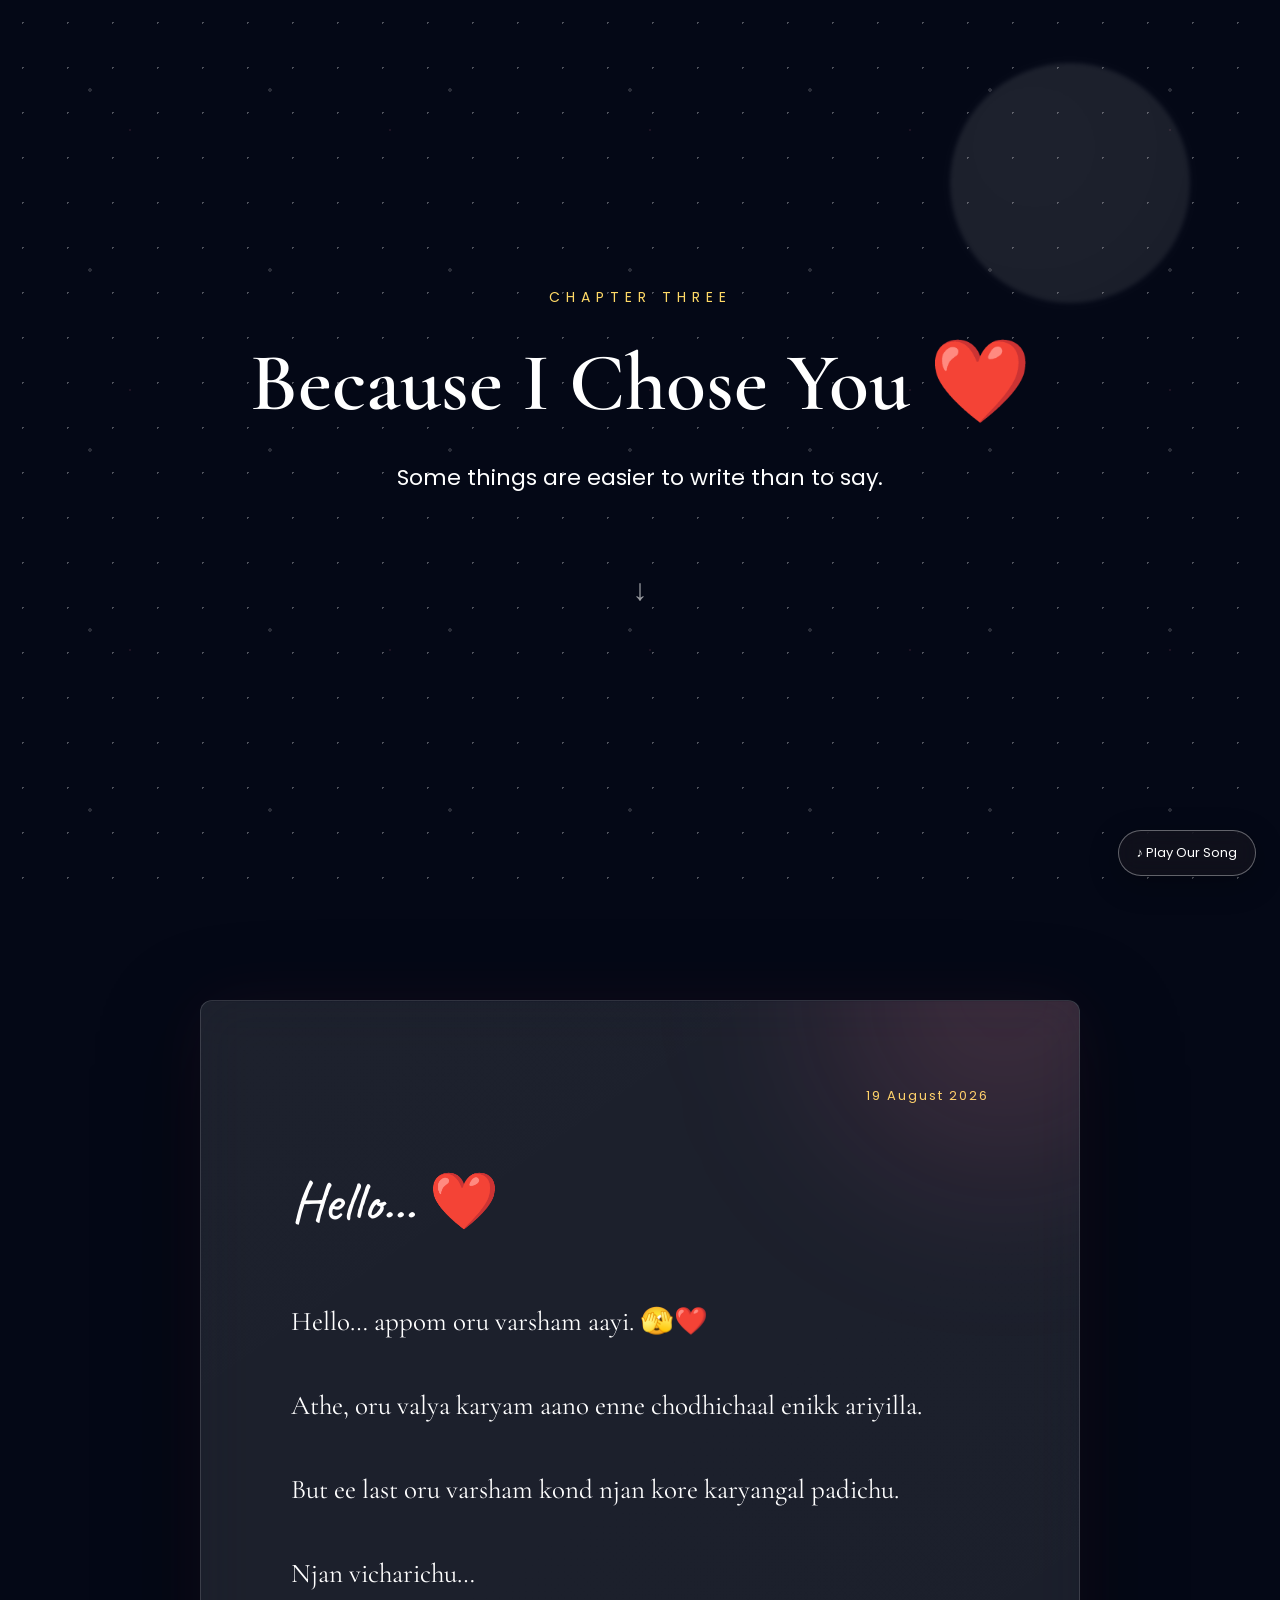
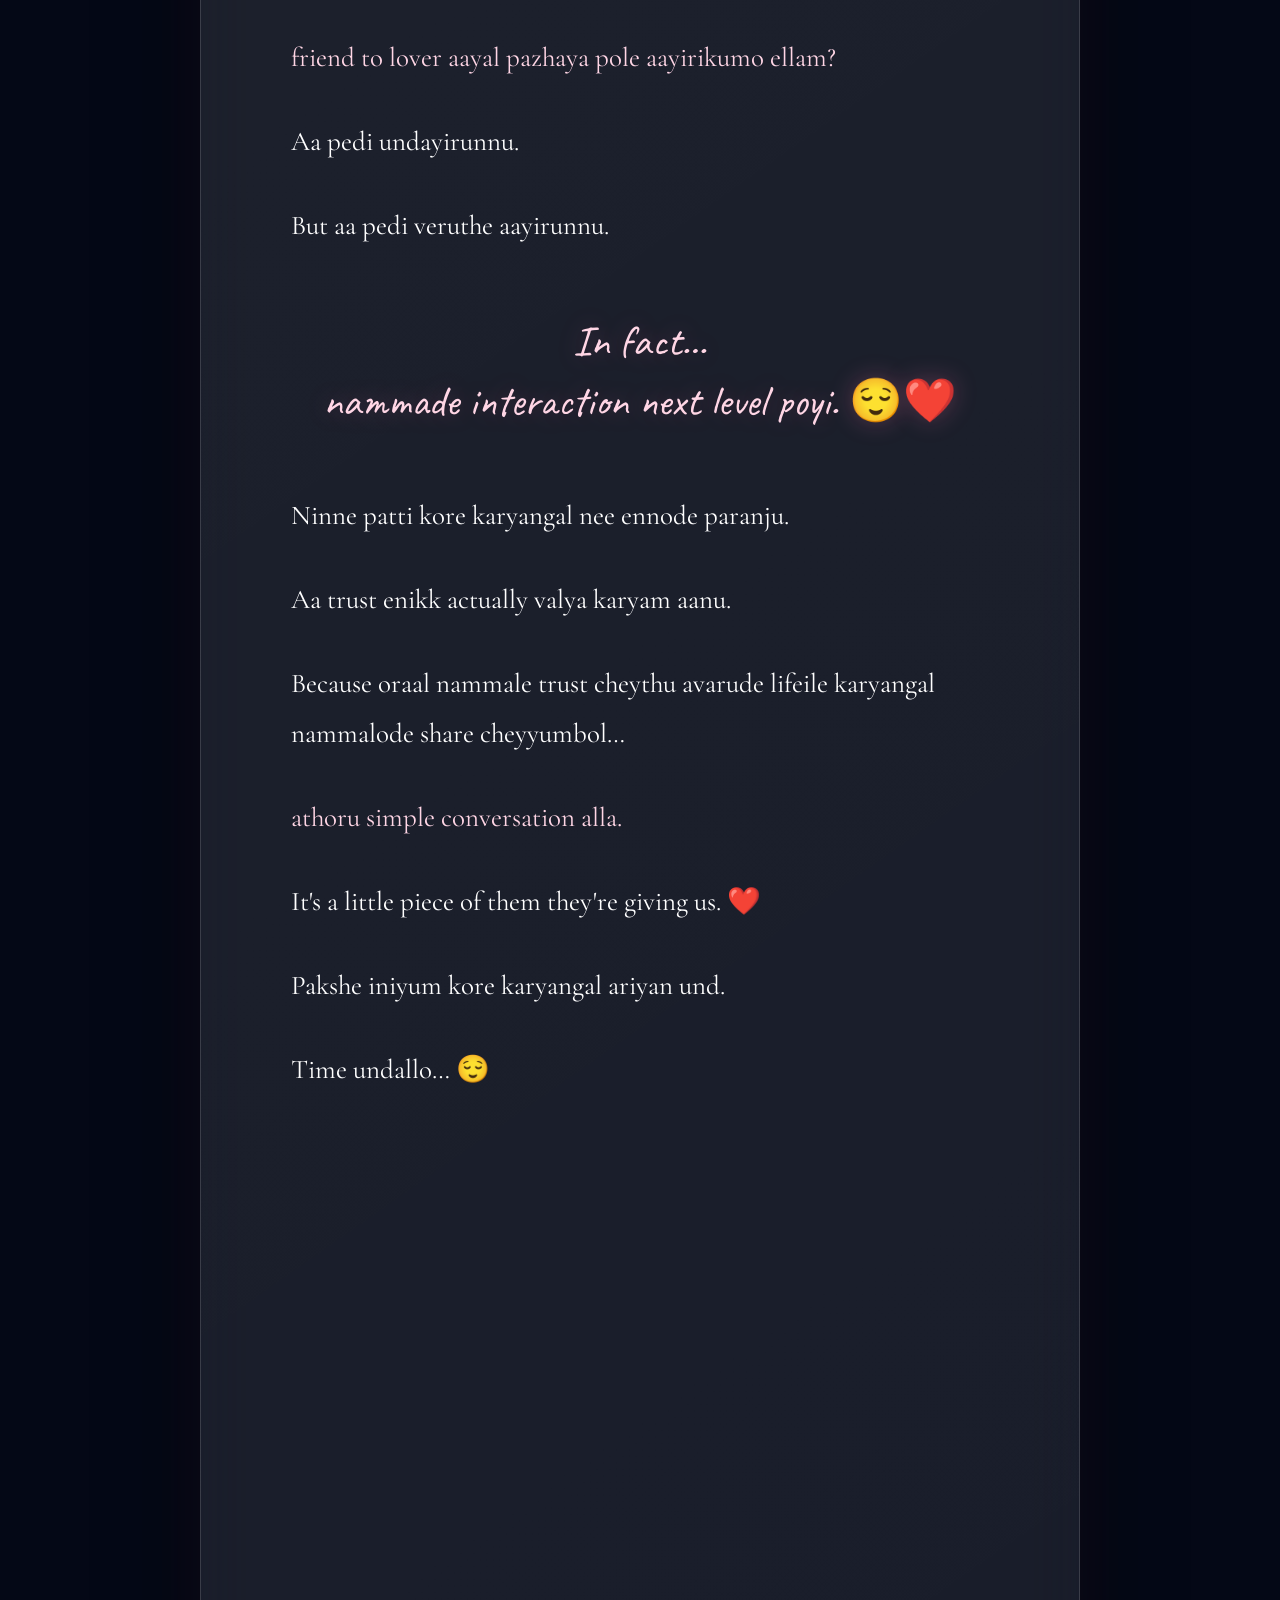
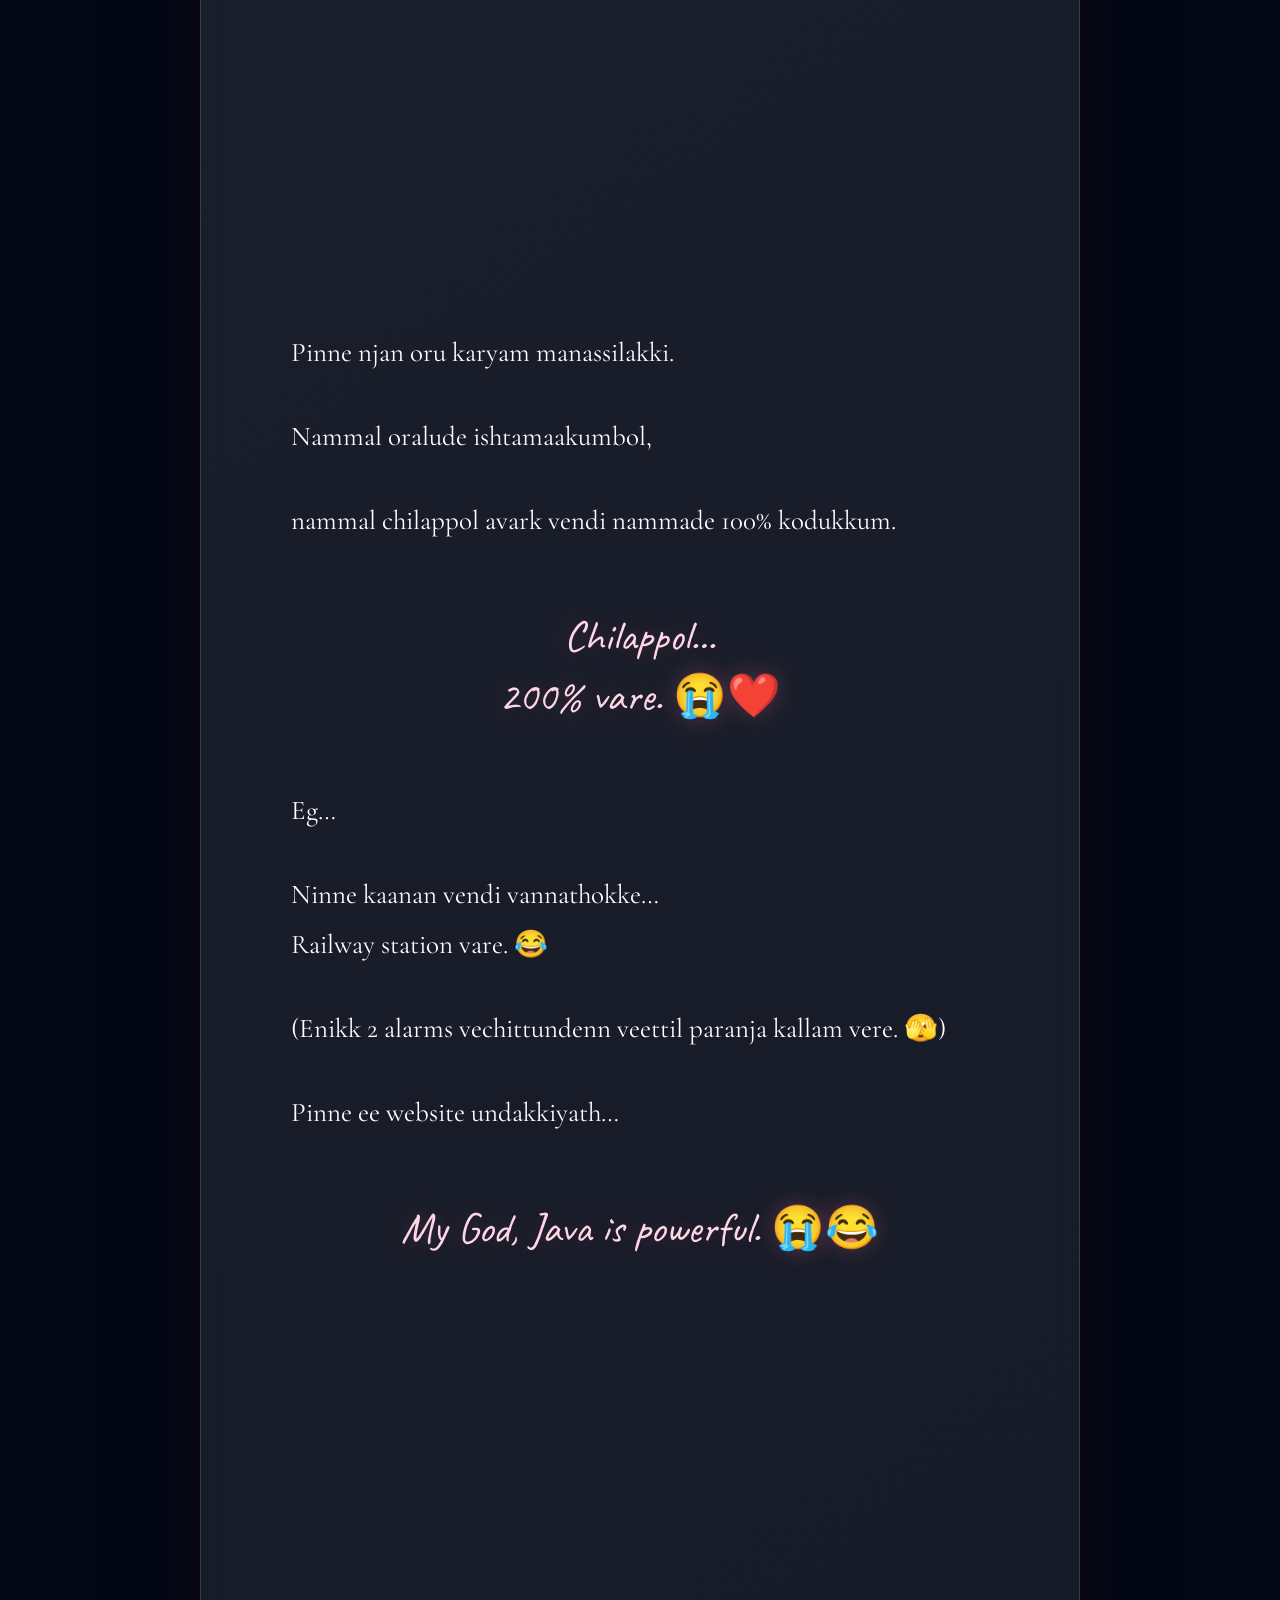
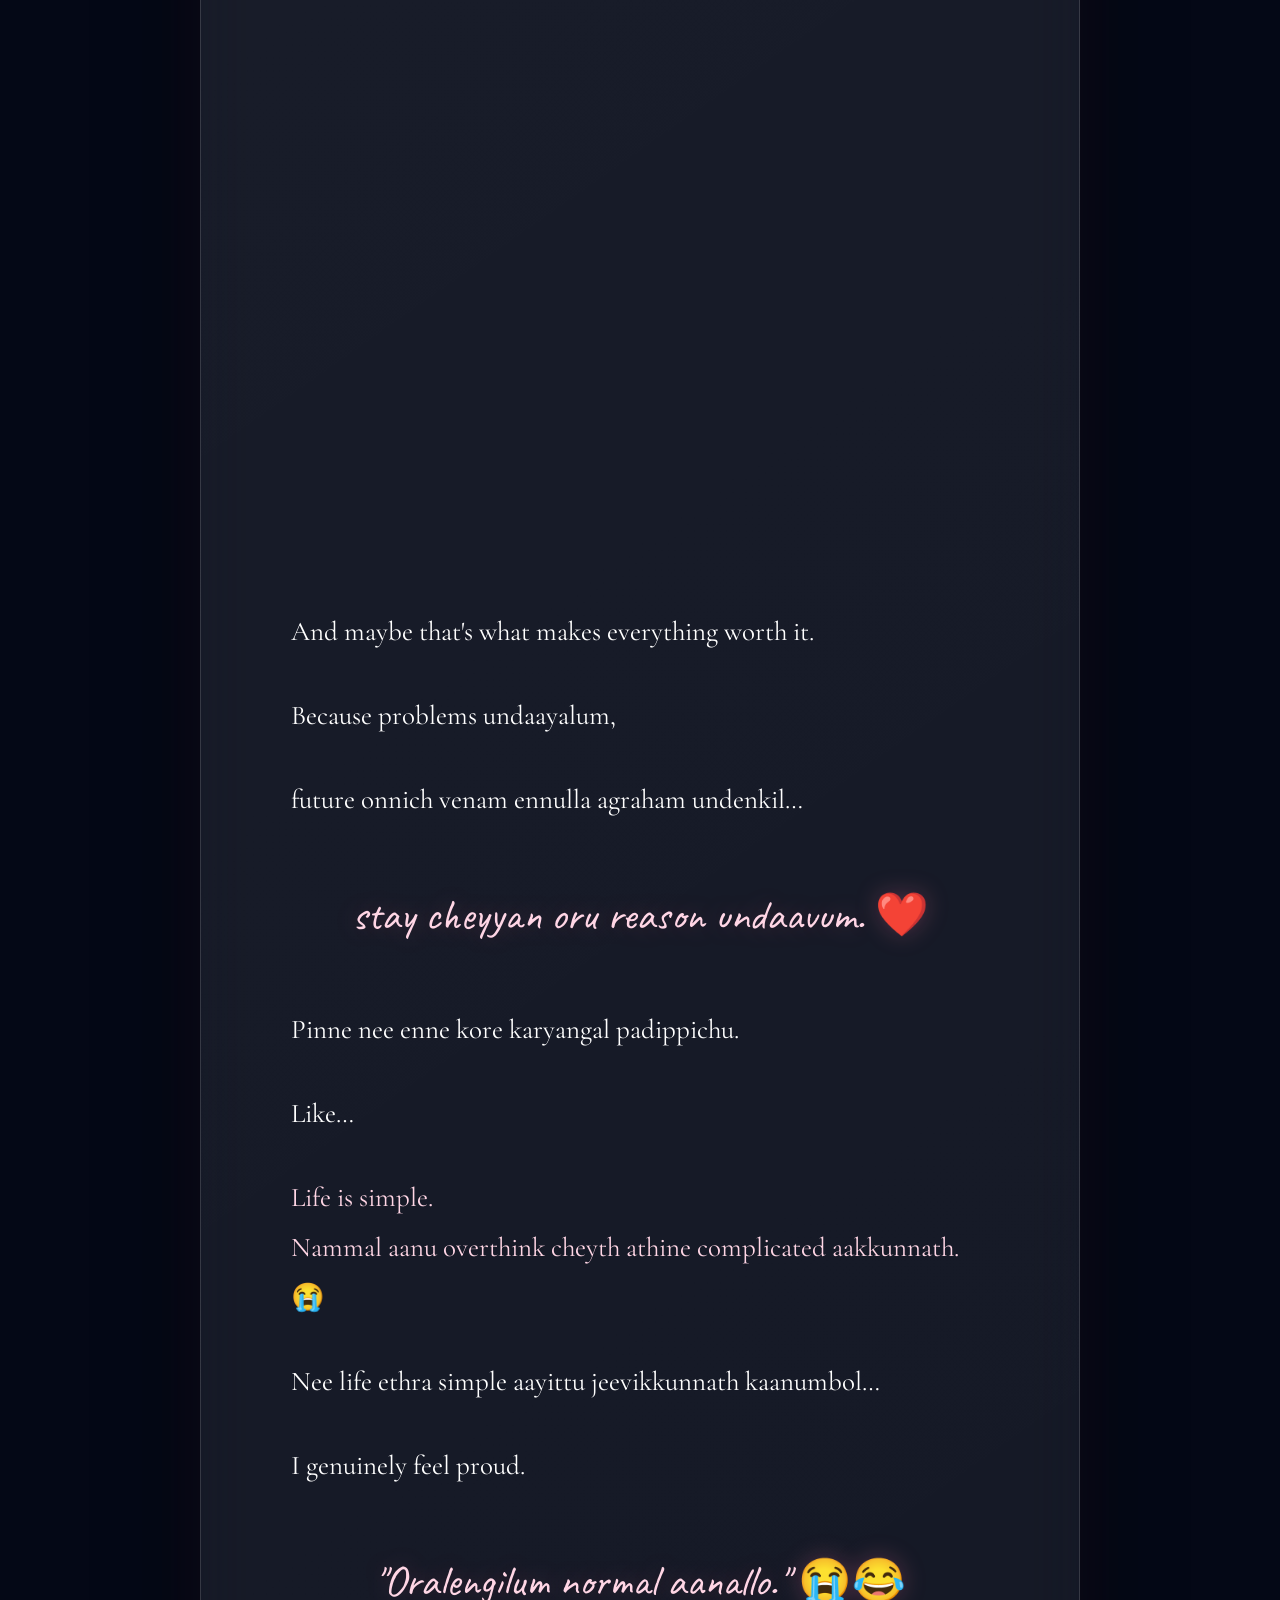
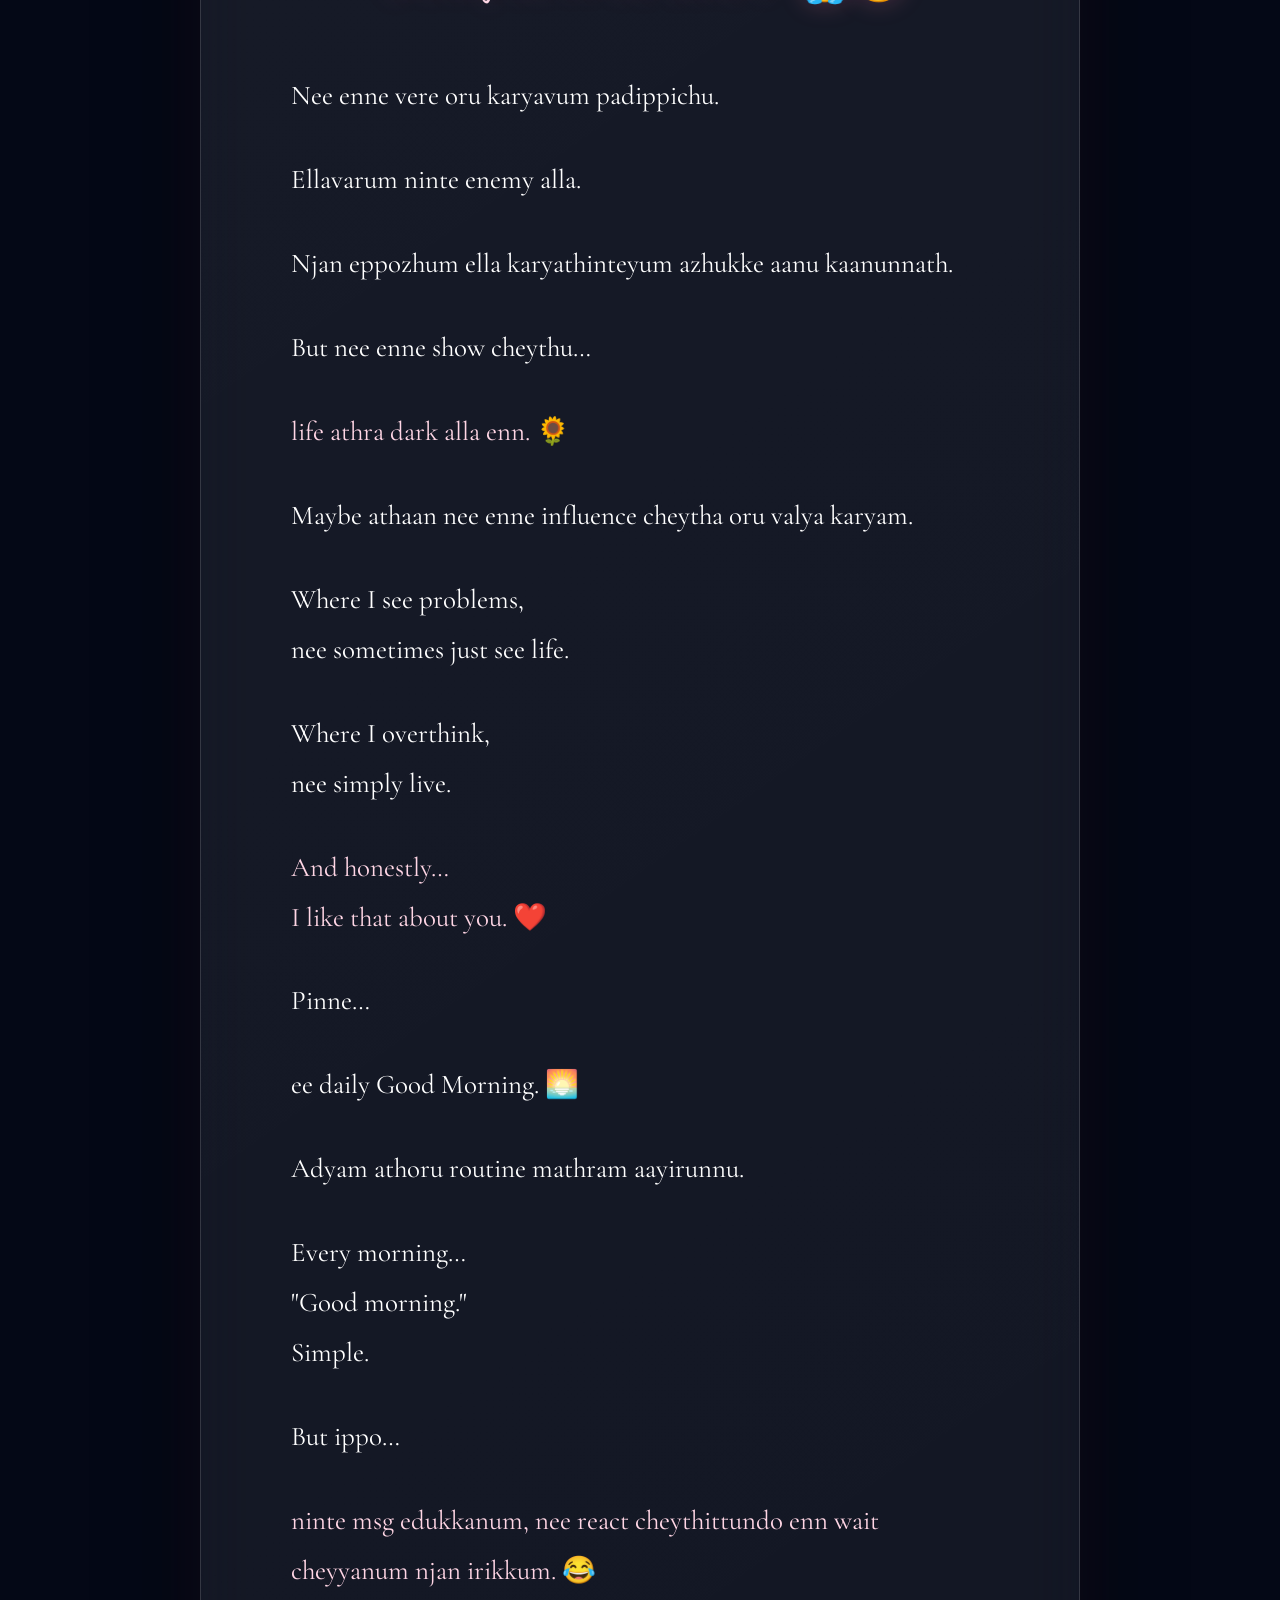
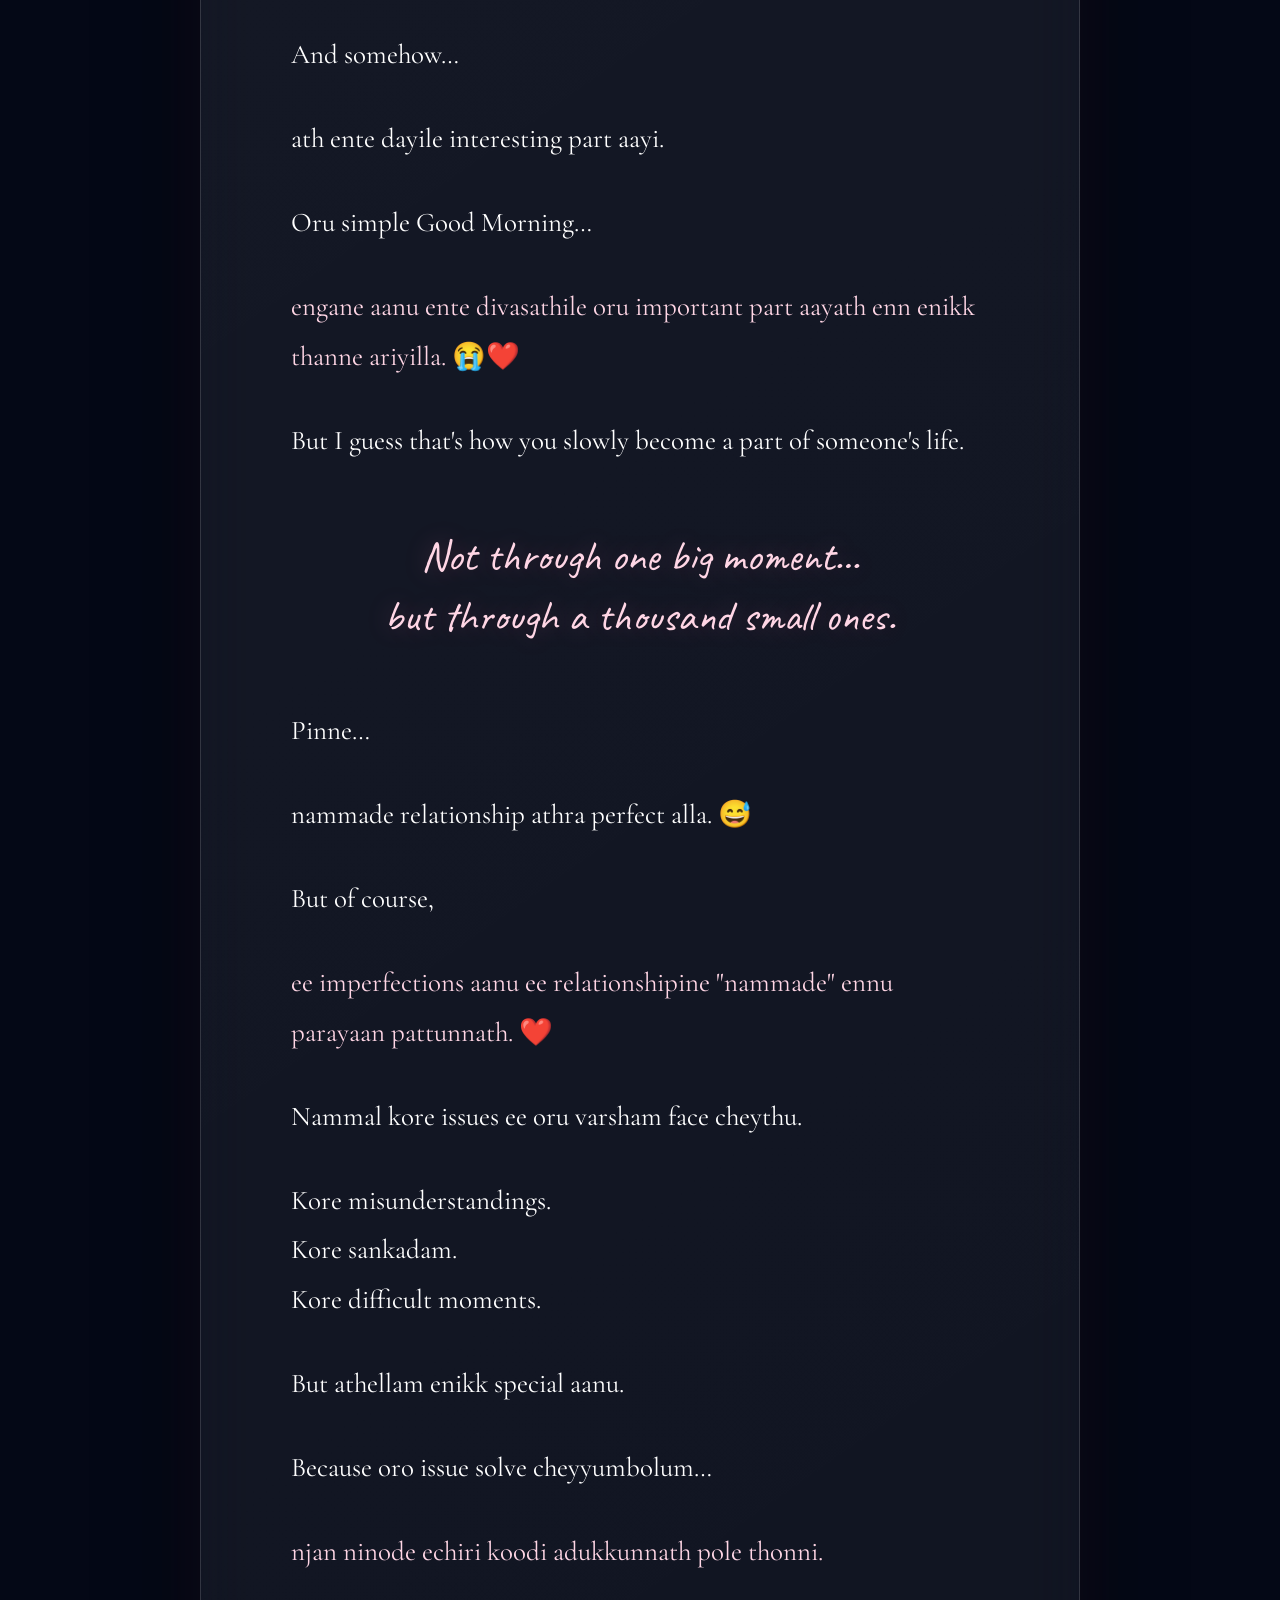
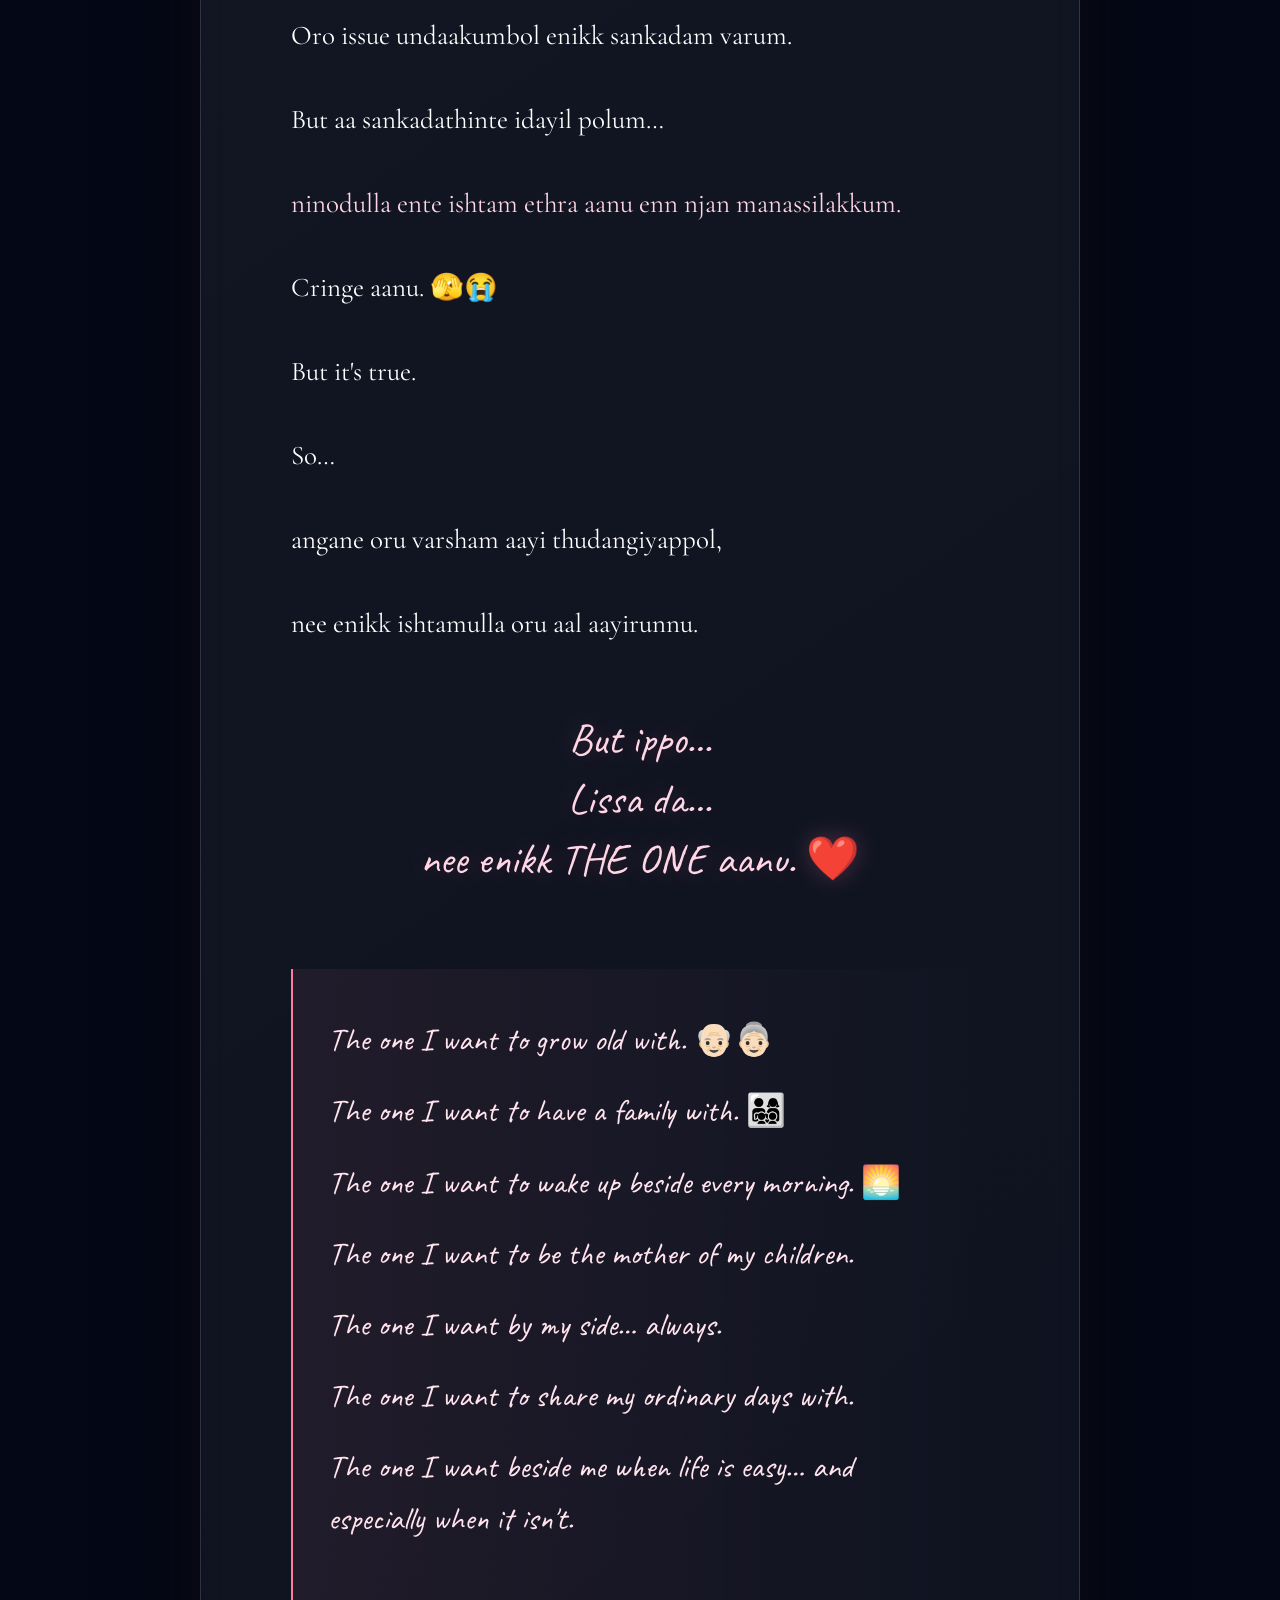
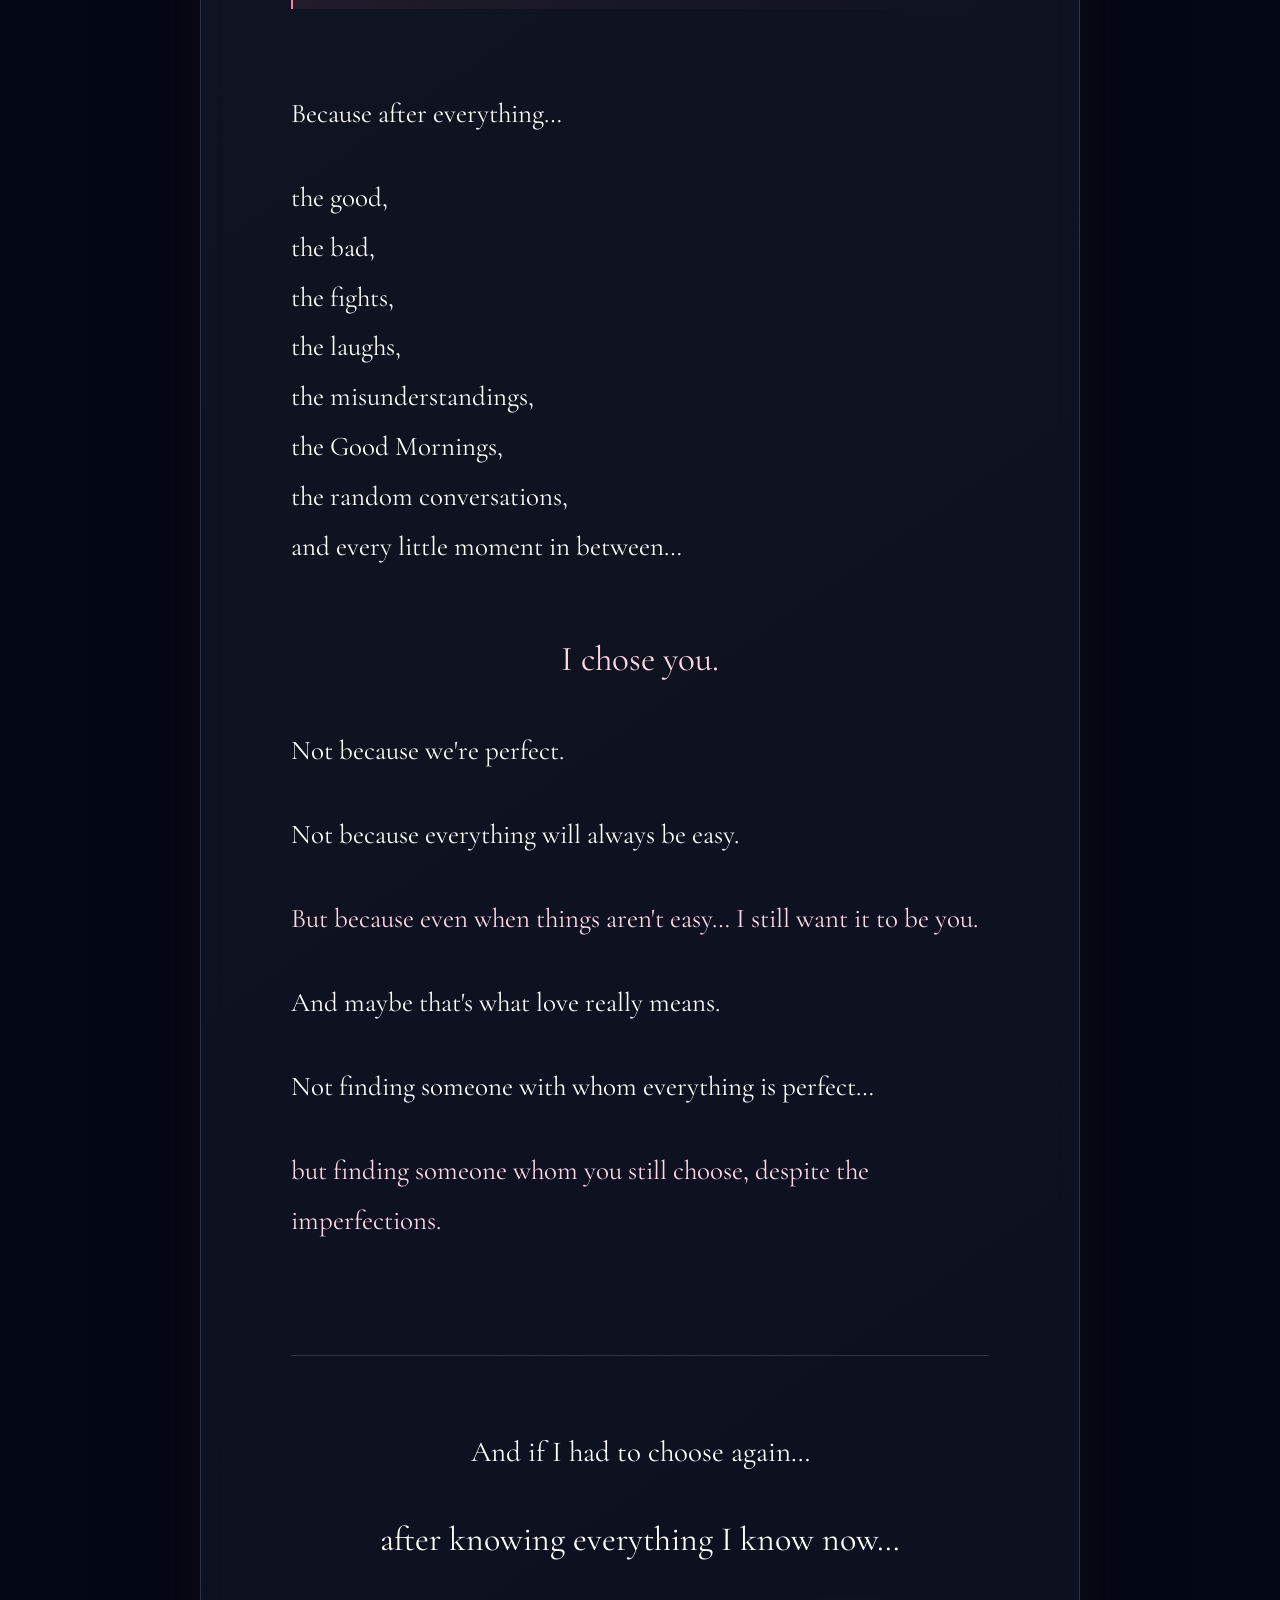
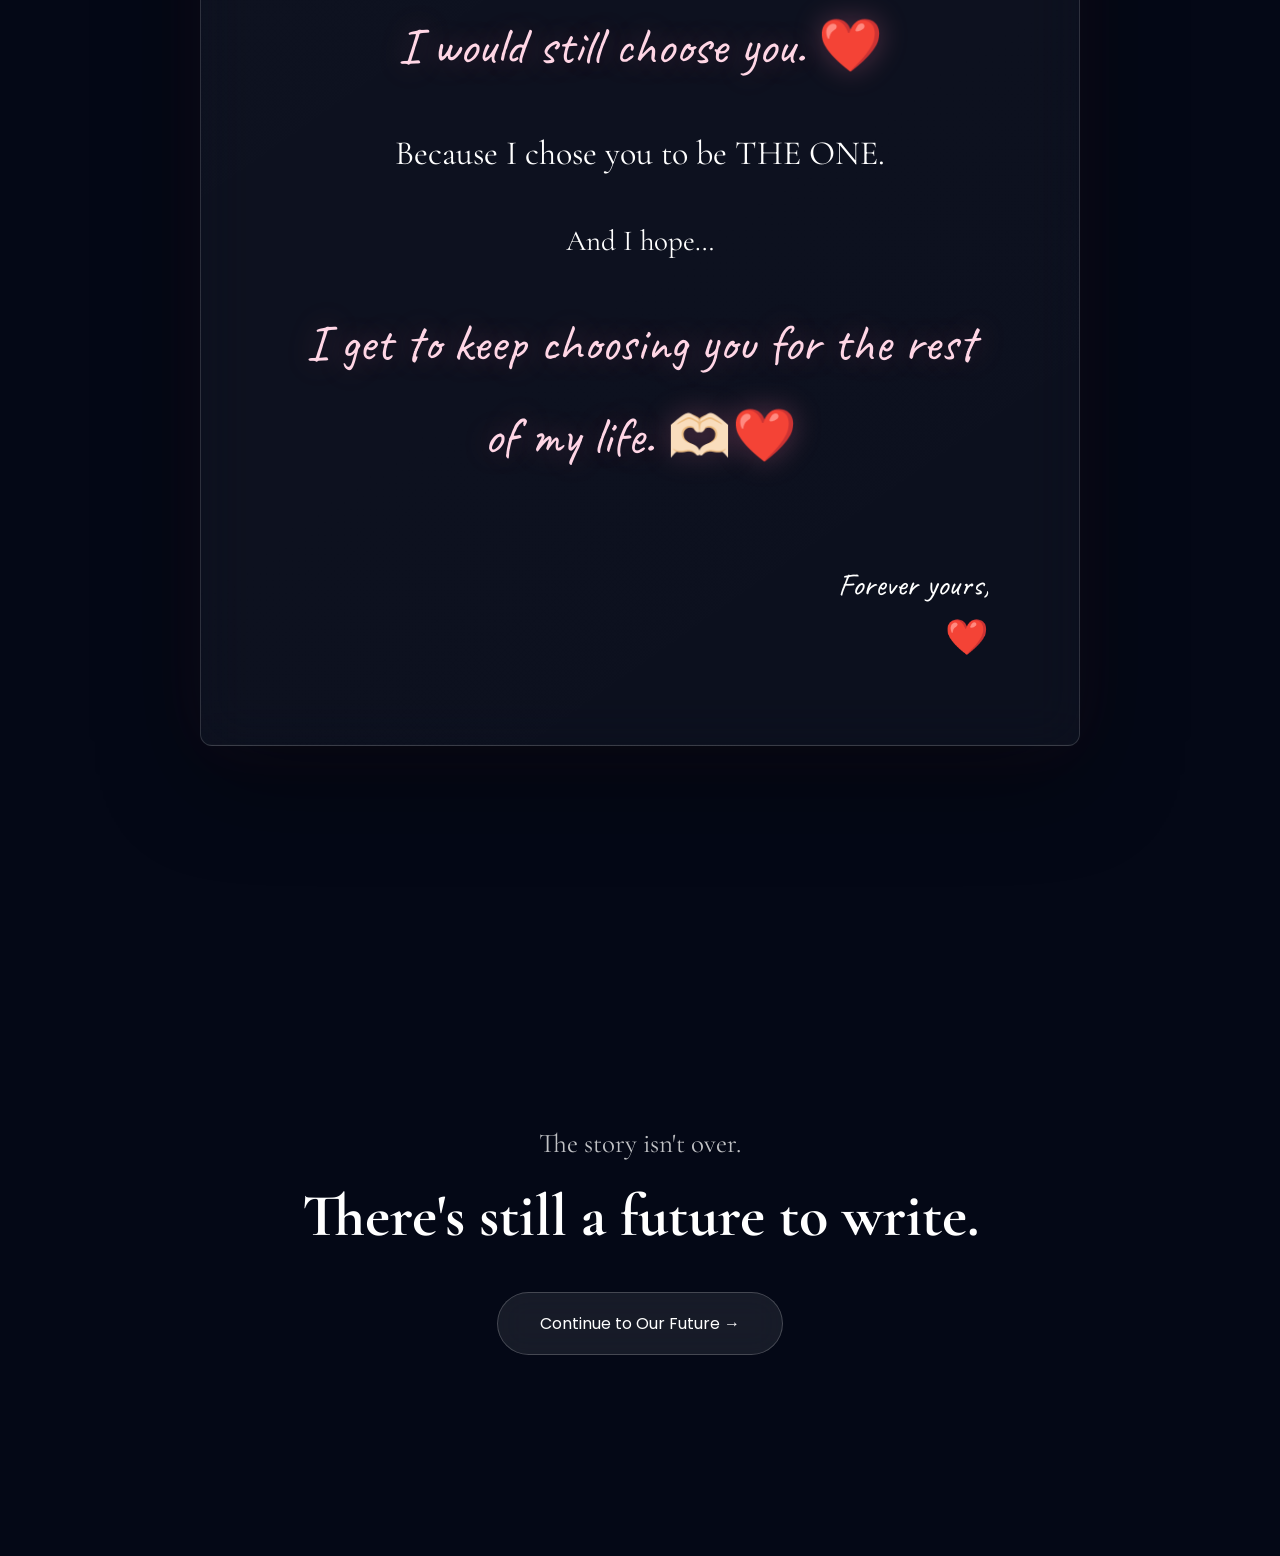
<file: Html/chapter3.html>
<!DOCTYPE html>
<html lang="en">

<head>

    <meta charset="UTF-8">
    <meta name="viewport" content="width=device-width, initial-scale=1.0">

    <title>Because I Chose You ❤️</title>

    <link rel="preconnect" href="https://fonts.googleapis.com">
    <link rel="preconnect" href="https://fonts.gstatic.com" crossorigin>

    <link href="https://fonts.googleapis.com/css2?family=Cormorant+Garamond:wght@400;500;600;700&family=Poppins:wght@300;400;500&family=Caveat:wght@400;500;600;700&display=swap"
          rel="stylesheet">

    <link rel="stylesheet" href="../css/chapter3.css">


<style>
.music-btn {
    position: fixed;
    right: 24px;
    bottom: 24px;
    z-index: 9999;
    padding: 12px 18px;
    border: 1px solid rgba(255,255,255,.35);
    border-radius: 999px;
    background: rgba(20,20,30,.72);
    color: #fff;
    font-family: Poppins, sans-serif;
    font-size: 13px;
    cursor: pointer;
    backdrop-filter: blur(10px);
    box-shadow: 0 8px 30px rgba(0,0,0,.25);
    transition: transform .2s ease, background .2s ease;
}
.music-btn:hover {
    transform: translateY(-2px);
    background: rgba(40,40,55,.88);
}
.music-btn.playing {
    background: rgba(120,70,110,.82);
}
</style>

</head>

<body>

    <!-- =====================================
         BACKGROUND
    ====================================== -->

    <div class="stars"></div>
    <div class="stars2"></div>
    <div class="stars3"></div>

    <div class="moon"></div>

    <!-- =====================================
         MAIN PAGE
    ====================================== -->

    <main class="letter-page">

        <!-- =================================
             INTRO
        ================================== -->

        <section class="chapter-intro">

            <p class="chapter-number">
                CHAPTER THREE
            </p>

            <h1>
                Because I Chose You ❤️
            </h1>

            <p class="intro-line">
                Some things are easier to write
                than to say.
            </p>

            <div class="scroll-indicator">
                ↓
            </div>

        </section>


        <!-- =================================
             LETTER
        ================================== -->

        <section class="letter-section">

            <article class="letter-paper">

                <div class="paper-glow"></div>

                <p class="letter-date">
                    19 August 2026
                </p>


                <h2 class="letter-greeting">
                    Hello… ❤️
                </h2>


                <div class="letter-content">


                    <!-- 01 -->

                    <p class="letter-line">
                        Hello… appom oru varsham aayi. 🫣❤️
                    </p>

                    <p class="letter-line">
                        Athe, oru valya karyam aano enne chodhichaal
                        enikk ariyilla.
                    </p>

                    <p class="letter-line">
                        But ee last oru varsham kond njan
                        kore karyangal padichu.
                    </p>


                    <!-- 02 -->

                    <p class="letter-line">
                        Njan vicharichu…
                    </p>

                    <p class="letter-line highlight">
                        friend to lover aayal pazhaya pole
                        aayirikumo ellam?
                    </p>

                    <p class="letter-line">
                        Aa pedi undayirunnu.
                    </p>

                    <p class="letter-line">
                        But aa pedi veruthe aayirunnu.
                    </p>

                    <p class="letter-line highlight-big">
                        In fact…
                        <br>
                        nammade interaction next level poyi. 😌❤️
                    </p>


                    <!-- 03 -->

                    <p class="letter-line">
                        Ninne patti kore karyangal nee ennode paranju.
                    </p>

                    <p class="letter-line">
                        Aa trust enikk actually valya karyam aanu.
                    </p>

                    <p class="letter-line">
                        Because oraal nammale trust cheythu
                        avarude lifeile karyangal nammalode
                        share cheyyumbol…
                    </p>

                    <p class="letter-line highlight">
                        athoru simple conversation alla.
                    </p>

                    <p class="letter-line">
                        It's a little piece of them
                        they're giving us. ❤️
                    </p>

                    <p class="letter-line">
                        Pakshe iniyum kore karyangal ariyan und.
                    </p>

                    <p class="letter-line">
                        Time undallo… 😌
                    </p>


                    <!-- 04 -->

                    <p class="letter-line">
                        Athupole thanne,
                    </p>

                    <p class="letter-line">
                        ennikk enne patti kore karyangal
                        ninode share cheyyanum patti.
                    </p>

                    <p class="letter-line highlight-big">
                        (I am Batman 🫣) 🦇😂
                    </p>

                    <p class="letter-line">
                        Maybe that's another thing
                        I love about us.
                    </p>

                    <p class="letter-line">
                        Nammal randuperum slowly slowly
                        ororuthare discover cheyyunnath pole aanu.
                    </p>

                    <p class="letter-line">
                        Oro conversation ilum,
                        <br>
                        oro story ilum,
                        <br>
                        oro random detail ilum…
                    </p>

                    <p class="letter-line highlight">
                        nammal oru puthiya version
                        of each other ariyunnu. ❤️
                    </p>


                    <!-- 05 -->

                    <p class="letter-line">
                        Pinne njan oru karyam manassilakki.
                    </p>

                    <p class="letter-line">
                        Nammal oralude ishtamaakumbol,
                    </p>

                    <p class="letter-line">
                        nammal chilappol avark vendi
                        nammade 100% kodukkum.
                    </p>

                    <p class="letter-line highlight-big">
                        Chilappol…
                        <br>
                        200% vare. 😭❤️
                    </p>

                    <p class="letter-line">
                        Eg…
                    </p>

                    <p class="letter-line">
                        Ninne kaanan vendi vannathokke…
                        <br>
                        Railway station vare. 😂
                    </p>

                    <p class="letter-line">
                        (Enikk 2 alarms vechittundenn
                        veettil paranja kallam vere. 🫣)
                    </p>


                    <!-- 06 -->

                    <p class="letter-line">
                        Pinne ee website undakkiyath…
                    </p>

                    <p class="letter-line highlight-big">
                        My God, Java is powerful. 😭😂
                    </p>

                    <p class="letter-line">
                        But seriously…
                    </p>

                    <p class="letter-line">
                        ee relationship enne oru karyam padippichu.
                    </p>

                    <p class="letter-line highlight">
                        Patience.
                    </p>

                    <p class="letter-line">
                        🫣
                    </p>

                    <p class="letter-line">
                        Chumma… 😅
                    </p>

                    <p class="letter-line">
                        Njan pandey patient aanu.
                    </p>


                    <!-- 07 -->

                    <p class="letter-line">
                        But njan padicha real lesson athalla.
                    </p>

                    <p class="letter-line highlight">
                        It's what it means to choose to stay
                        despite all the problems,
                        in the hope of a better future.
                    </p>

                    <p class="letter-line">
                        Because nammalk oraaley ishtamaayal
                        mathram pora.
                    </p>

                    <p class="letter-line">
                        Avarude koode oru future venam enn
                        nammal agrahikkanam.
                    </p>

                    <p class="letter-line">
                        And maybe that's what makes
                        everything worth it.
                    </p>

                    <p class="letter-line">
                        Because problems undaayalum,
                    </p>

                    <p class="letter-line">
                        future onnich venam ennulla agraham undenkil…
                    </p>

                    <p class="letter-line highlight-big">
                        stay cheyyan oru reason undaavum. ❤️
                    </p>


                    <!-- 08 -->

                    <p class="letter-line">
                        Pinne nee enne kore karyangal padippichu.
                    </p>

                    <p class="letter-line">
                        Like…
                    </p>

                    <p class="letter-line highlight">
                        Life is simple.
                        <br>
                        Nammal aanu overthink cheyth
                        athine complicated aakkunnath. 😭
                    </p>

                    <p class="letter-line">
                        Nee life ethra simple aayittu
                        jeevikkunnath kaanumbol…
                    </p>

                    <p class="letter-line">
                        I genuinely feel proud.
                    </p>

                    <p class="letter-line highlight-big">
                        "Oralengilum normal aanallo." 😭😂
                    </p>


                    <!-- 09 -->

                    <p class="letter-line">
                        Nee enne vere oru karyavum padippichu.
                    </p>

                    <p class="letter-line">
                        Ellavarum ninte enemy alla.
                    </p>

                    <p class="letter-line">
                        Njan eppozhum ella karyathinteyum
                        azhukke aanu kaanunnath.
                    </p>

                    <p class="letter-line">
                        But nee enne show cheythu…
                    </p>

                    <p class="letter-line highlight">
                        life athra dark alla enn. 🌻
                    </p>

                    <p class="letter-line">
                        Maybe athaan nee enne influence
                        cheytha oru valya karyam.
                    </p>

                    <p class="letter-line">
                        Where I see problems,
                        <br>
                        nee sometimes just see life.
                    </p>

                    <p class="letter-line">
                        Where I overthink,
                        <br>
                        nee simply live.
                    </p>

                    <p class="letter-line highlight">
                        And honestly…
                        <br>
                        I like that about you. ❤️
                    </p>


                    <!-- 10 -->

                    <p class="letter-line">
                        Pinne…
                    </p>

                    <p class="letter-line">
                        ee daily Good Morning. 🌅
                    </p>

                    <p class="letter-line">
                        Adyam athoru routine mathram aayirunnu.
                    </p>

                    <p class="letter-line">
                        Every morning…
                        <br>
                        "Good morning."
                        <br>
                        Simple.
                    </p>

                    <p class="letter-line">
                        But ippo…
                    </p>

                    <p class="letter-line highlight">
                        ninte msg edukkanum,
                        nee react cheythittundo enn
                        wait cheyyanum njan irikkum. 😂
                    </p>

                    <p class="letter-line">
                        And somehow…
                    </p>

                    <p class="letter-line">
                        ath ente dayile interesting part aayi.
                    </p>

                    <p class="letter-line">
                        Oru simple Good Morning…
                    </p>

                    <p class="letter-line highlight">
                        engane aanu ente divasathile
                        oru important part aayath enn
                        enikk thanne ariyilla. 😭❤️
                    </p>

                    <p class="letter-line">
                        But I guess that's how you slowly
                        become a part of someone's life.
                    </p>

                    <p class="letter-line highlight-big">
                        Not through one big moment…
                        <br>
                        but through a thousand small ones.
                    </p>


                    <!-- 11 -->

                    <p class="letter-line">
                        Pinne…
                    </p>

                    <p class="letter-line">
                        nammade relationship athra perfect alla. 😅
                    </p>

                    <p class="letter-line">
                        But of course,
                    </p>

                    <p class="letter-line highlight">
                        ee imperfections aanu
                        ee relationshipine
                        "nammade"
                        ennu parayaan pattunnath. ❤️
                    </p>

                    <p class="letter-line">
                        Nammal kore issues ee oru varsham face cheythu.
                    </p>

                    <p class="letter-line">
                        Kore misunderstandings.
                        <br>
                        Kore sankadam.
                        <br>
                        Kore difficult moments.
                    </p>

                    <p class="letter-line">
                        But athellam enikk special aanu.
                    </p>

                    <p class="letter-line">
                        Because oro issue solve cheyyumbolum…
                    </p>

                    <p class="letter-line highlight">
                        njan ninode echiri koodi
                        adukkunnath pole thonni.
                    </p>

                    <p class="letter-line">
                        Oro issue undaakumbol enikk sankadam varum.
                    </p>

                    <p class="letter-line">
                        But aa sankadathinte idayil polum…
                    </p>

                    <p class="letter-line highlight">
                        ninodulla ente ishtam ethra aanu
                        enn njan manassilakkum.
                    </p>

                    <p class="letter-line">
                        Cringe aanu. 🫣😭
                    </p>

                    <p class="letter-line">
                        But it's true.
                    </p>


                    <!-- 12 -->

                    <p class="letter-line">
                        So…
                    </p>

                    <p class="letter-line">
                        angane oru varsham aayi thudangiyappol,
                    </p>

                    <p class="letter-line">
                        nee enikk ishtamulla oru aal aayirunnu.
                    </p>

                    <p class="letter-line highlight-big">
                        But ippo…
                        <br>
                        Lissa da…
                        <br>
                        nee enikk THE ONE aanu. ❤️
                    </p>


                    <!-- THE ONE -->

                    <div class="the-one">

                        <p>
                            The one I want to grow old with. 👴🏻👵🏻
                        </p>

                        <p>
                            The one I want to have a family with. 👨‍👩‍👧‍👦
                        </p>

                        <p>
                            The one I want to wake up beside
                            every morning. 🌅
                        </p>

                        <p>
                            The one I want to be the mother
                            of my children.
                        </p>

                        <p>
                            The one I want by my side…
                            always.
                        </p>

                        <p>
                            The one I want to share
                            my ordinary days with.
                        </p>

                        <p>
                            The one I want beside me
                            when life is easy…
                            and especially when it isn't.
                        </p>

                    </div>


                    <!-- 13 -->

                    <p class="letter-line">
                        Because after everything…
                    </p>

                    <p class="letter-line">
                        the good,
                        <br>
                        the bad,
                        <br>
                        the fights,
                        <br>
                        the laughs,
                        <br>
                        the misunderstandings,
                        <br>
                        the Good Mornings,
                        <br>
                        the random conversations,
                        <br>
                        and every little moment in between…
                    </p>

                    <p class="letter-line final-message">
                        I chose you.
                    </p>

                    <p class="letter-line">
                        Not because we're perfect.
                    </p>

                    <p class="letter-line">
                        Not because everything will
                        always be easy.
                    </p>

                    <p class="letter-line highlight">
                        But because even when things
                        aren't easy…
                        I still want it to be you.
                    </p>


                    <!-- 14 -->

                    <p class="letter-line">
                        And maybe that's what love really means.
                    </p>

                    <p class="letter-line">
                        Not finding someone with whom
                        everything is perfect…
                    </p>

                    <p class="letter-line highlight">
                        but finding someone whom you
                        still choose,
                        despite the imperfections.
                    </p>


                    <!-- FINAL -->

                    <section class="final-letter">

                        <p>
                            And if I had to choose again…
                        </p>

                        <p class="final-big">
                            after knowing everything
                            I know now…
                        </p>

                        <p class="final-choice">
                            I would still choose you. ❤️
                        </p>

                        <p class="final-big">
                            Because I chose you
                            to be THE ONE.
                        </p>

                        <p>
                            And I hope…
                        </p>

                        <p class="final-choice">
                            I get to keep choosing you
                            for the rest of my life. 🫶🏻❤️
                        </p>

                    </section>


                </div>


                <!-- SIGNATURE -->

                <div class="signature">

                    <p>
                        Forever yours,
                    </p>

                    <p class="signature-heart">
                        ❤️
                    </p>

                </div>

            </article>

        </section>


        <!-- =================================
             NEXT CHAPTER
        ================================== -->

        <section class="next-chapter">

            <p>
                The story isn't over.
            </p>

            <h2>
                There's still a future to write.
            </h2>

            <a href="../Html/chapter5.html"
               class="next-button">

                Continue to Our Future →

            </a>

        </section>

    </main>


    

<!-- Background Music -->
<button id="musicBtn" class="music-btn" type="button" aria-label="Play or pause music">
    ♪ Play Our Song
</button>

<audio id="bgMusic" loop preload="auto">
    <source src="../music/chapter 1.mp3" type="audio/mpeg">
</audio>
<script src="../js/chapter3.js"></script>


</body>

</html>
</file>
<file: css/chapter3.css>
/* ==========================================
   CHAPTER THREE
   BECAUSE I CHOSE YOU ❤️
========================================== */

* {
    margin: 0;
    padding: 0;
    box-sizing: border-box;
}

html {
    scroll-behavior: smooth;
}

body {
    background: #040816;
    color: white;
    font-family: "Poppins", sans-serif;
    overflow-x: hidden;
    opacity: 0;
    transition: opacity 1s ease;
}


/* ==========================================
   STARS
========================================== */

.stars,
.stars2,
.stars3 {
    position: fixed;
    inset: 0;
    pointer-events: none;
    z-index: -10;
    background-repeat: repeat;
}

.stars {
    background-image:
        radial-gradient(white 1px, transparent 1px);
    background-size: 45px 45px;
    opacity: .3;
    animation: starsMove 150s linear infinite;
}

.stars2 {
    background-image:
        radial-gradient(white 2px, transparent 2px);
    background-size: 180px 180px;
    opacity: .15;
    animation: starsMove2 200s linear infinite;
}

.stars3 {
    background-image:
        radial-gradient(#ff7aa2 1px, transparent 1px);
    background-size: 260px 260px;
    opacity: .1;
}


/* ==========================================
   MOON
========================================== */

.moon {
    position: fixed;

    width: 240px;
    height: 240px;

    top: 7%;
    right: 7%;

    border-radius: 50%;

    background:
        radial-gradient(
            circle at 35% 35%,
            #ffffff,
            #eeeeee 55%,
            #cccccc
        );

    opacity: .1;

    filter: blur(2px);

    box-shadow:
        0 0 100px rgba(255,255,255,.2);

    z-index: -5;

    animation: moonFloat 12s ease-in-out infinite;
}


/* ==========================================
   PAGE
========================================== */

.letter-page {
    width: 100%;
    max-width: 1100px;
    margin: auto;
}


/* ==========================================
   INTRO
========================================== */

.chapter-intro {
    min-height: 100vh;

    display: flex;
    flex-direction: column;

    justify-content: center;
    align-items: center;

    text-align: center;

    padding: 40px 20px;
}

.chapter-number {
    font-size: 14px;

    letter-spacing: 6px;

    color: #FFD966;

    margin-bottom: 25px;

    opacity: 0;
    transform: translateY(30px);
}

.chapter-intro h1 {
    font-family:
        "Cormorant Garamond",
        serif;

    font-size: 82px;

    font-weight: 600;

    margin-bottom: 25px;

    opacity: 0;
    transform: translateY(40px);
}

.intro-line {
    max-width: 600px;

    font-size: 22px;

    line-height: 1.8;

    opacity: 0;

    transform: translateY(30px);
}

.chapter-intro.show .chapter-number,
.chapter-intro.show h1,
.chapter-intro.show .intro-line {
    opacity: 1;
    transform: translateY(0);

    transition:
        opacity 1.2s ease,
        transform 1.2s ease;
}

.chapter-intro.show h1 {
    transition-delay: .2s;
}

.chapter-intro.show .intro-line {
    transition-delay: .5s;
}


/* ==========================================
   SCROLL
========================================== */

.scroll-indicator {
    margin-top: 70px;

    font-size: 30px;

    opacity: .6;

    animation: bounce 2s infinite;
}


/* ==========================================
   LETTER SECTION
========================================== */

.letter-section {
    padding: 100px 20px 180px;

    display: flex;
    justify-content: center;
}


/* ==========================================
   LETTER PAPER
========================================== */

.letter-paper {
    position: relative;

    width: 100%;
    max-width: 880px;

    padding: 85px 90px;

    background:
        linear-gradient(
            145deg,
            rgba(255,255,255,.10),
            rgba(255,255,255,.035)
        );

    border:
        1px solid rgba(255,255,255,.14);

    border-radius: 12px;

    backdrop-filter: blur(25px);

    box-shadow:
        0 30px 100px rgba(0,0,0,.4),
        0 0 70px rgba(255,122,162,.06);

    overflow: hidden;
}


/* ==========================================
   PAPER GLOW
========================================== */

.paper-glow {
    position: absolute;

    width: 350px;
    height: 350px;

    top: -180px;
    right: -100px;

    border-radius: 50%;

    background:
        rgba(255,122,162,.14);

    filter: blur(90px);

    pointer-events: none;
}


/* ==========================================
   DATE
========================================== */

.letter-date {
    text-align: right;

    color: #FFD966;

    font-size: 13px;

    letter-spacing: 2px;

    margin-bottom: 60px;
}


/* ==========================================
   GREETING
========================================== */

.letter-greeting {
    font-family:
        "Caveat",
        cursive;

    font-size: 56px;

    font-weight: 500;

    margin-bottom: 60px;
}


/* ==========================================
   LETTER CONTENT
========================================== */

.letter-content {
    font-family:
        "Cormorant Garamond",
        serif;

    font-size: 27px;

    line-height: 1.85;
}

.letter-line {
    margin-bottom: 34px;

    opacity: 0;

    transform:
        translateY(30px);

    filter: blur(5px);

    transition:
        opacity 1s ease,
        transform 1s ease,
        filter 1s ease;
}

.letter-line.show {
    opacity: 1;

    transform:
        translateY(0);

    filter: blur(0);
}


/* ==========================================
   HIGHLIGHTS
========================================== */

.highlight {
    color: #FFD6E5;
}

.highlight-big {
    font-family:
        "Caveat",
        cursive;

    font-size: 43px;

    line-height: 1.4;

    text-align: center;

    color: #FFD6E5;

    margin: 60px 0;

    text-shadow:
        0 0 25px rgba(255,122,162,.25);
}


/* ==========================================
   THE ONE
========================================== */

.the-one {
    margin: 80px 0;

    padding: 45px 35px;

    border-left:
        2px solid #ff7aa2;

    background:
        linear-gradient(
            90deg,
            rgba(255,122,162,.07),
            transparent
        );
}

.the-one p {
    font-family:
        "Caveat",
        cursive;

    font-size: 32px;

    line-height: 1.6;

    color: #ffe3ed;

    margin-bottom: 20px;

    opacity: 0;

    transform: translateX(-25px);

    transition:
        opacity .9s ease,
        transform .9s ease;
}

.the-one.show p {
    opacity: 1;
    transform: translateX(0);
}

.the-one.show p:nth-child(2) {
    transition-delay: .15s;
}

.the-one.show p:nth-child(3) {
    transition-delay: .30s;
}

.the-one.show p:nth-child(4) {
    transition-delay: .45s;
}

.the-one.show p:nth-child(5) {
    transition-delay: .60s;
}

.the-one.show p:nth-child(6) {
    transition-delay: .75s;
}

.the-one.show p:nth-child(7) {
    transition-delay: .90s;
}


/* ==========================================
   FINAL MESSAGE
========================================== */

.final-message {
    text-align: center;

    font-size: 35px;

    color: #FFD6E5;

    margin-top: 55px;
}


/* ==========================================
   FINAL LETTER
========================================== */

.final-letter {
    margin-top: 110px;

    padding-top: 70px;

    border-top:
        1px solid
        rgba(255,255,255,.15);

    text-align: center;

    font-family:
        "Cormorant Garamond",
        serif;

    font-size: 29px;

    line-height: 1.8;
}

.final-letter p {
    margin-bottom: 30px;
}

.final-big {
    font-size: 34px;
}

.final-choice {
    font-family:
        "Caveat",
        cursive;

    font-size: 52px;

    color: #FFD6E5;

    text-shadow:
        0 0 30px
        rgba(255,122,162,.3);
}


/* ==========================================
   SIGNATURE
========================================== */

.signature {
    margin-top: 80px;

    text-align: right;

    font-family:
        "Caveat",
        cursive;

    font-size: 32px;
}

.signature-heart {
    font-size: 35px;

    margin-top: 10px;
}


/* ==========================================
   NEXT CHAPTER
========================================== */

.next-chapter {
    min-height: 70vh;

    display: flex;
    flex-direction: column;

    justify-content: center;
    align-items: center;

    text-align: center;

    padding: 80px 20px;
}

.next-chapter p {
    font-family:
        "Cormorant Garamond",
        serif;

    font-size: 27px;

    opacity: .75;
}

.next-chapter h2 {
    font-family:
        "Cormorant Garamond",
        serif;

    font-size: 60px;

    margin: 20px 0 40px;
}

.next-button {
    display: inline-block;

    padding: 18px 42px;

    border-radius: 50px;

    color: white;

    text-decoration: none;

    background:
        rgba(255,255,255,.08);

    border:
        1px solid
        rgba(255,255,255,.2);

    backdrop-filter: blur(15px);

    transition: .4s;
}

.next-button:hover {
    transform: translateY(-5px);

    box-shadow:
        0 0 35px
        rgba(255,122,162,.35);
}


/* ==========================================
   ANIMATIONS
========================================== */

@keyframes moonFloat {

    0%,100% {
        transform: translateY(0);
    }

    50% {
        transform: translateY(-18px);
    }
}

@keyframes bounce {

    50% {
        transform: translateY(12px);
    }
}

@keyframes starsMove {

    from {
        transform: translateY(0);
    }

    to {
        transform: translateY(-500px);
    }
}

@keyframes starsMove2 {

    from {
        transform: translateY(0);
    }

    to {
        transform: translateY(-900px);
    }
}


/* ==========================================
   MOBILE
========================================== */

@media(max-width: 768px) {

    .moon {
        width: 150px;
        height: 150px;

        right: -30px;
        top: 5%;
    }

    .chapter-intro h1 {
        font-size: 53px;
    }

    .intro-line {
        font-size: 18px;
    }

    .letter-paper {
        padding: 55px 27px;
    }

    .letter-date {
        margin-bottom: 45px;
    }

    .letter-greeting {
        font-size: 45px;
    }

    .letter-content {
        font-size: 23px;
        line-height: 1.8;
    }

    .highlight-big {
        font-size: 36px;
    }

    .the-one {
        padding: 30px 20px;
    }

    .the-one p {
        font-size: 27px;
    }

    .final-message {
        font-size: 29px;
    }

    .final-big {
        font-size: 27px;
    }

    .final-choice {
        font-size: 43px;
    }

    .next-chapter h2 {
        font-size: 45px;
    }
}
</file>
